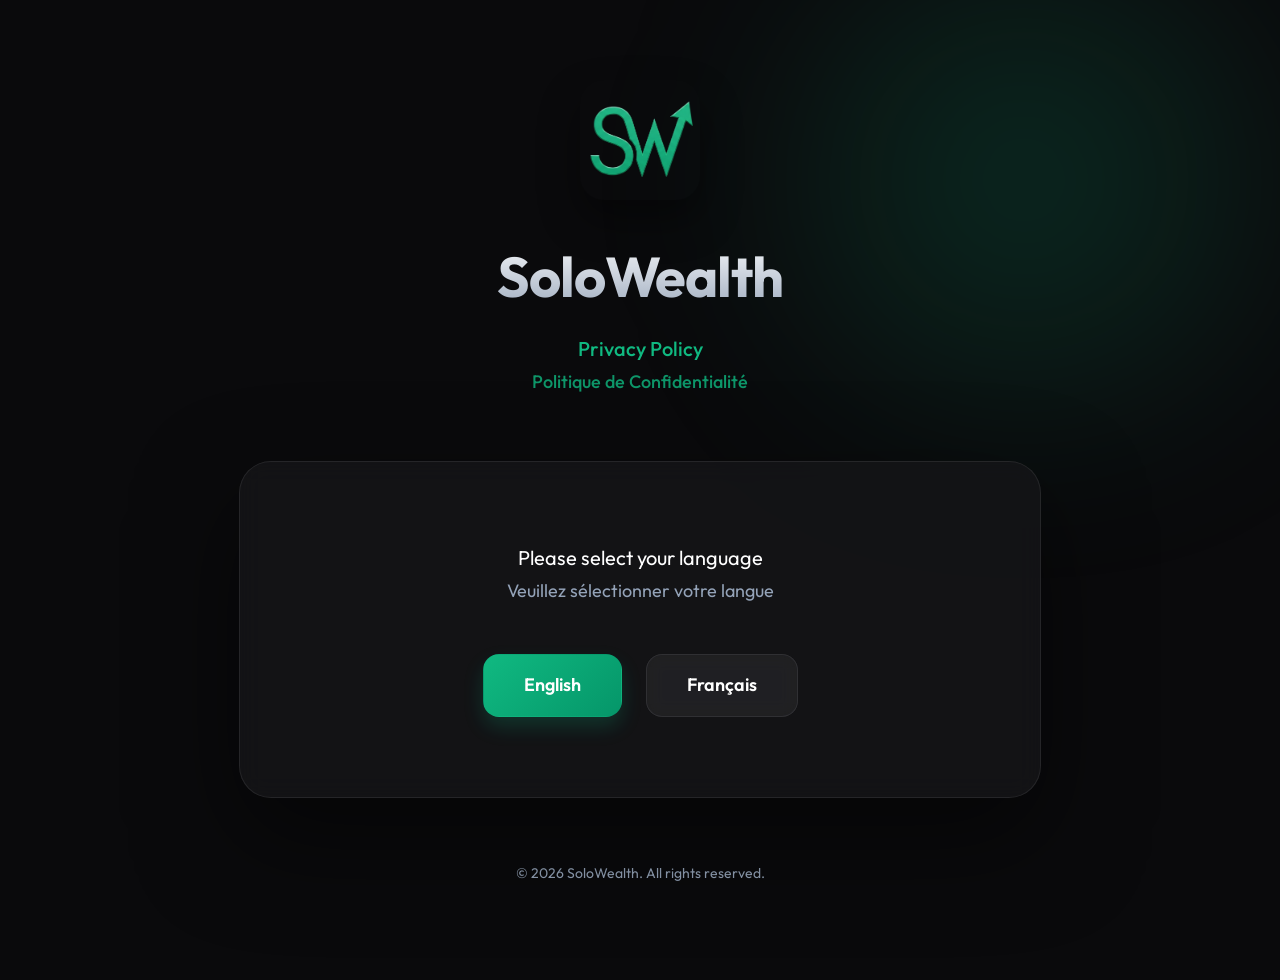
<file: index.html>
<!DOCTYPE html>
<html lang="fr">
<head>
    <meta charset="UTF-8">
    <meta name="viewport" content="width=device-width, initial-scale=1.0">
    <title>SoloWealth — Privacy Policy Selection</title>
    <meta name="description" content="Select your language for SoloWealth Privacy Policy.">
    <link rel="preconnect" href="https://fonts.googleapis.com">
    <link rel="preconnect" href="https://fonts.gstatic.com" crossorigin>
    <link href="https://fonts.googleapis.com/css2?family=Outfit:wght@300;400;600;700&display=swap" rel="stylesheet">
    <link rel="stylesheet" href="styles.css">
</head>
<body>
    <div class="background-glow"></div>
    
    <main class="container">
        <header class="header">
            <div class="logo-container">
                <img src="logo.png" alt="SoloWealth Logo" class="logo">
            </div>
            <h1>SoloWealth</h1>
            <p class="subtitle">Privacy Policy<br><span style="font-size: 0.9em; opacity: 0.8;">Politique de Confidentialité</span></p>
        </header>

        <section class="content-card" style="text-align: center; padding: 80px 40px;">
            <p style="font-size: 1.25rem; margin-bottom: 32px; color: #fff;">Please select your language<br><span style="color: var(--text-muted); font-size: 1.125rem;">Veuillez sélectionner votre langue</span></p>
            
            <div class="language-selector">
                <a href="en/index.html" class="btn btn-primary">English</a>
                <a href="fr/index.html" class="btn btn-secondary">Français</a>
            </div>
        </section>

        <footer class="page-footer">
            <p>&copy; 2026 SoloWealth. All rights reserved.</p>
        </footer>
    </main>
</body>
</html>
</file>
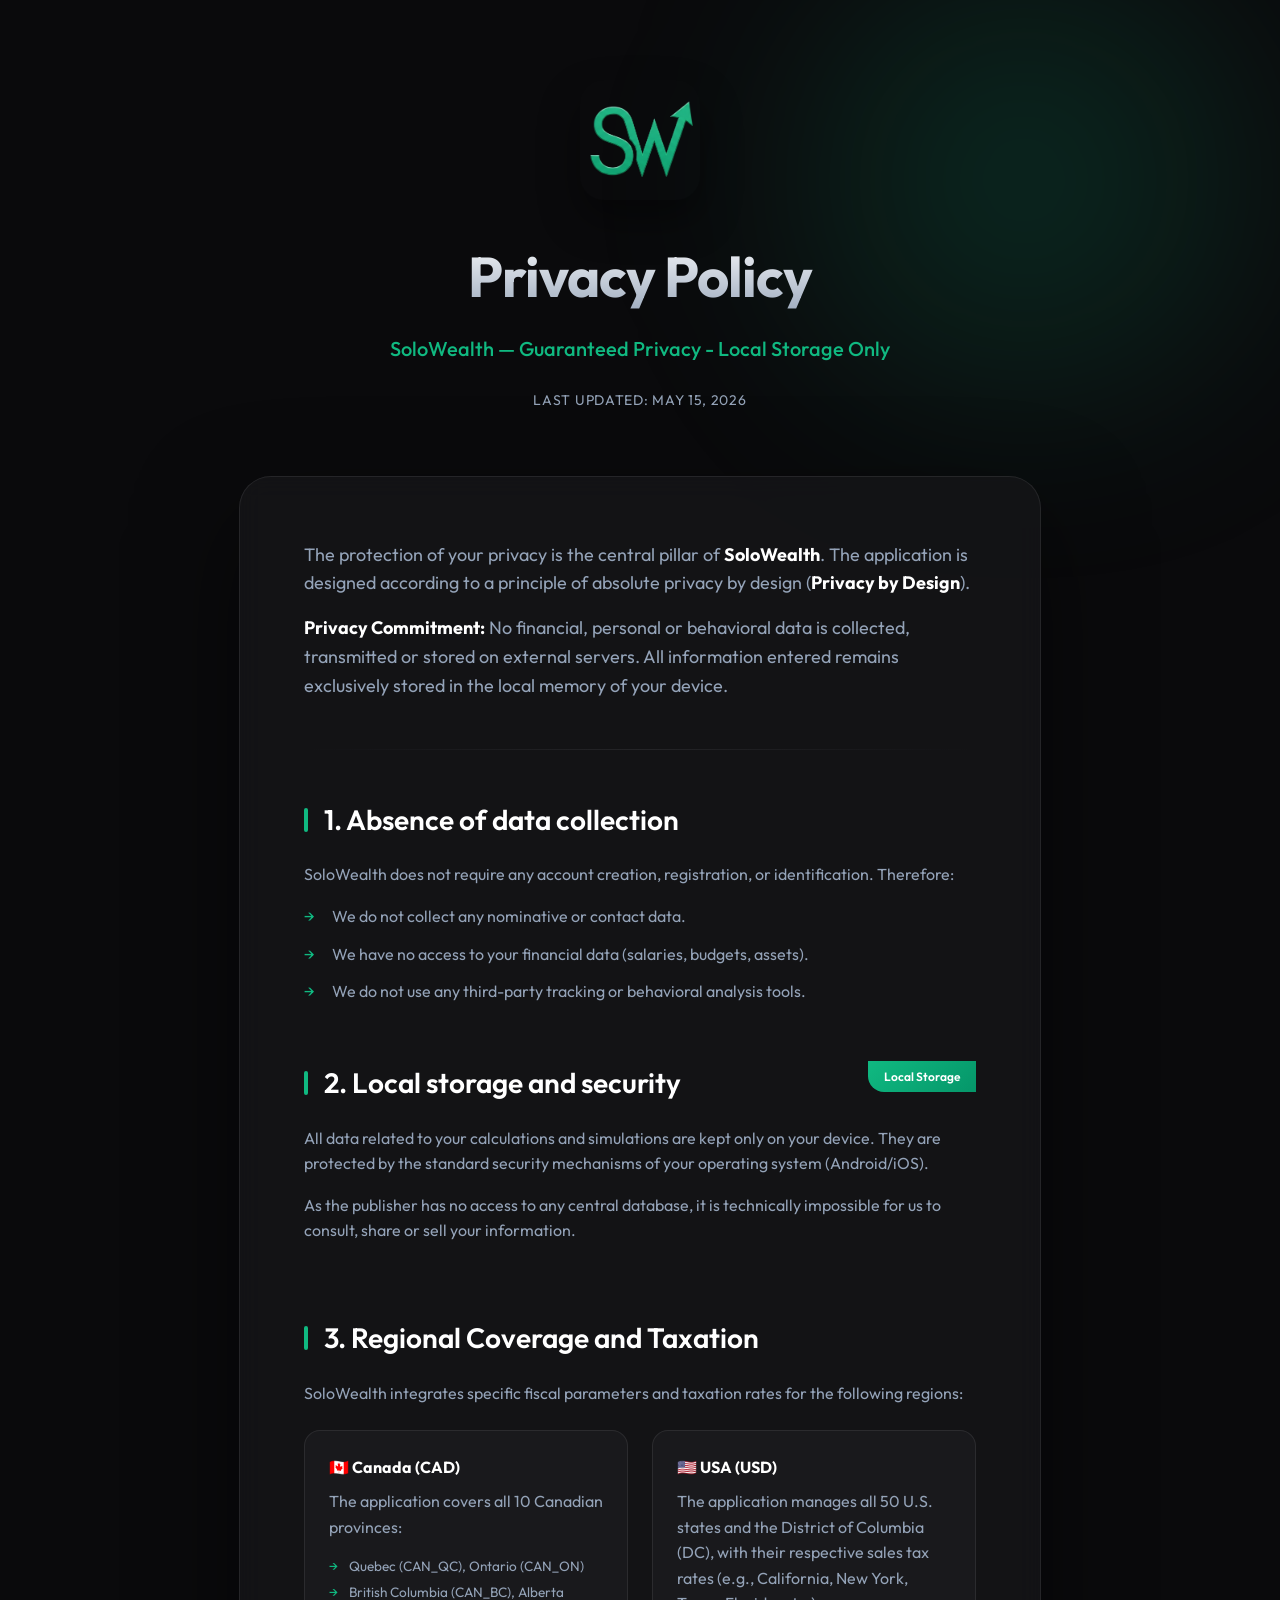
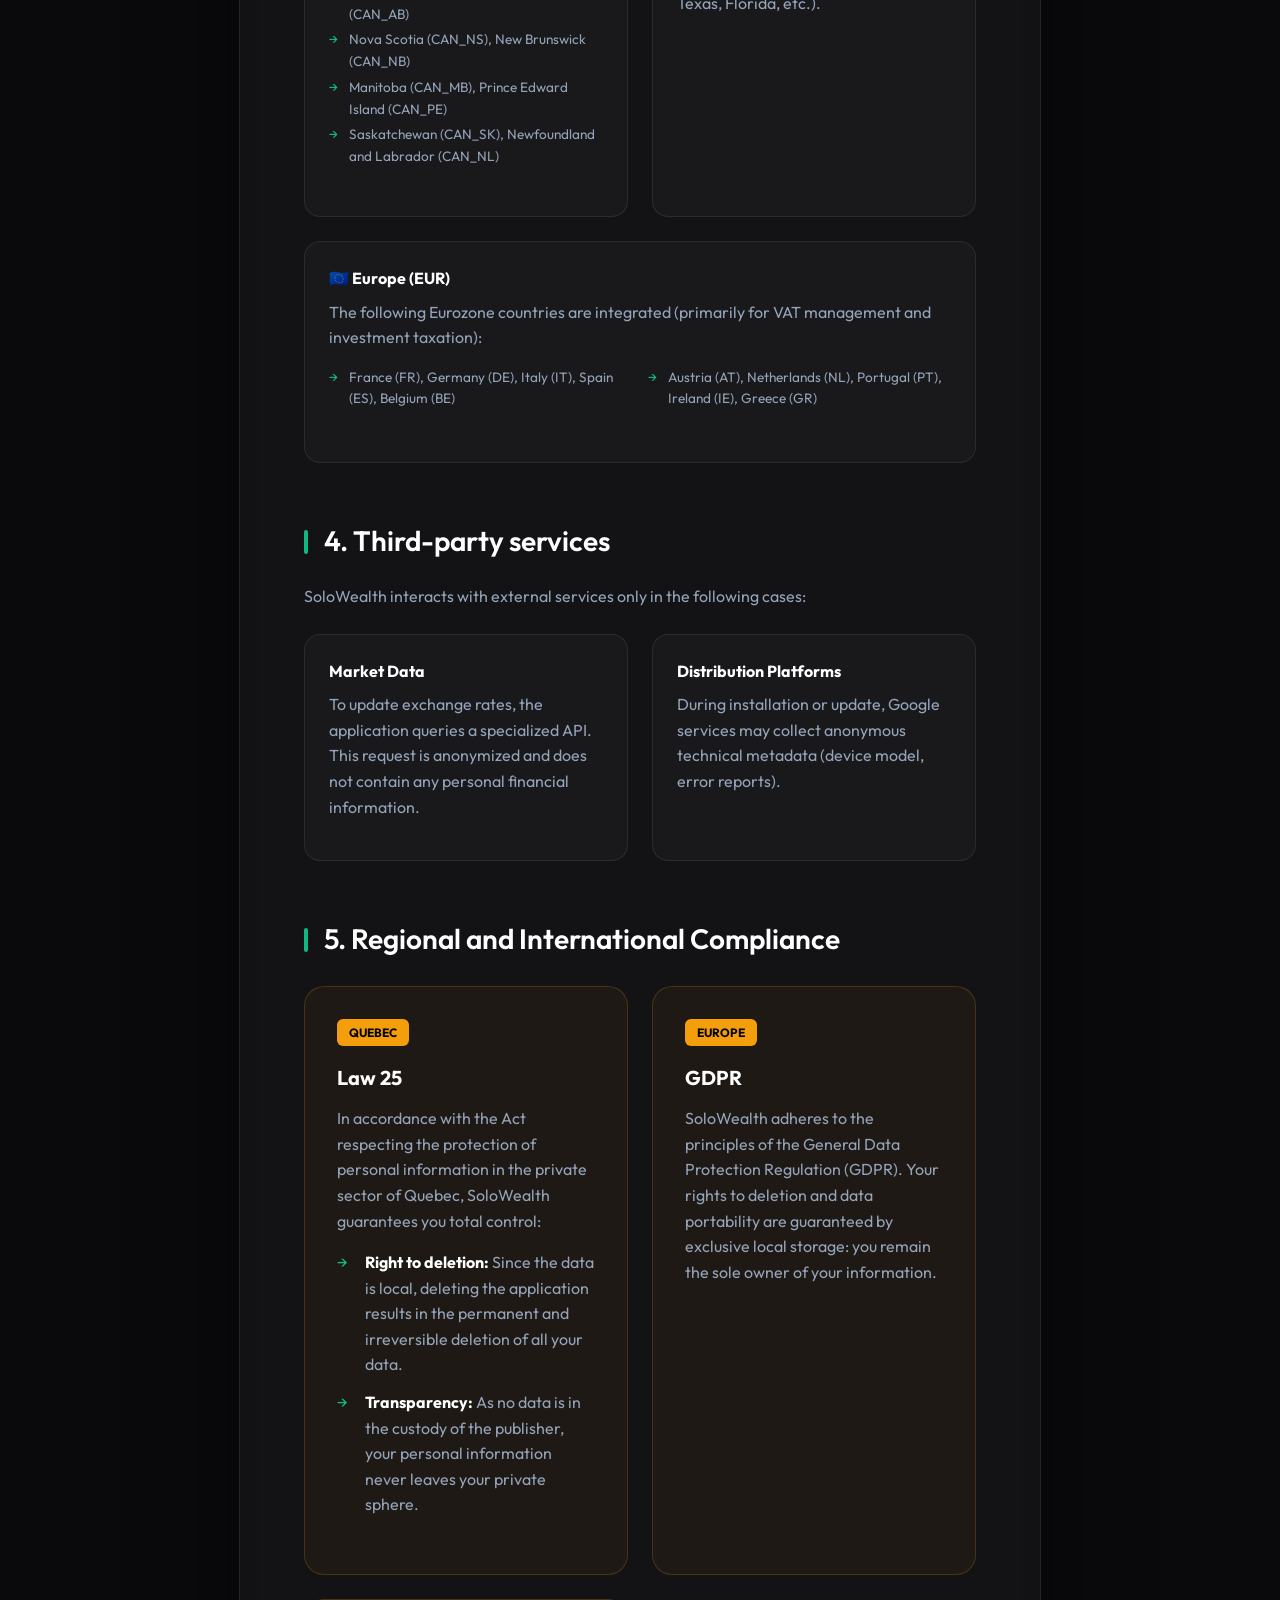
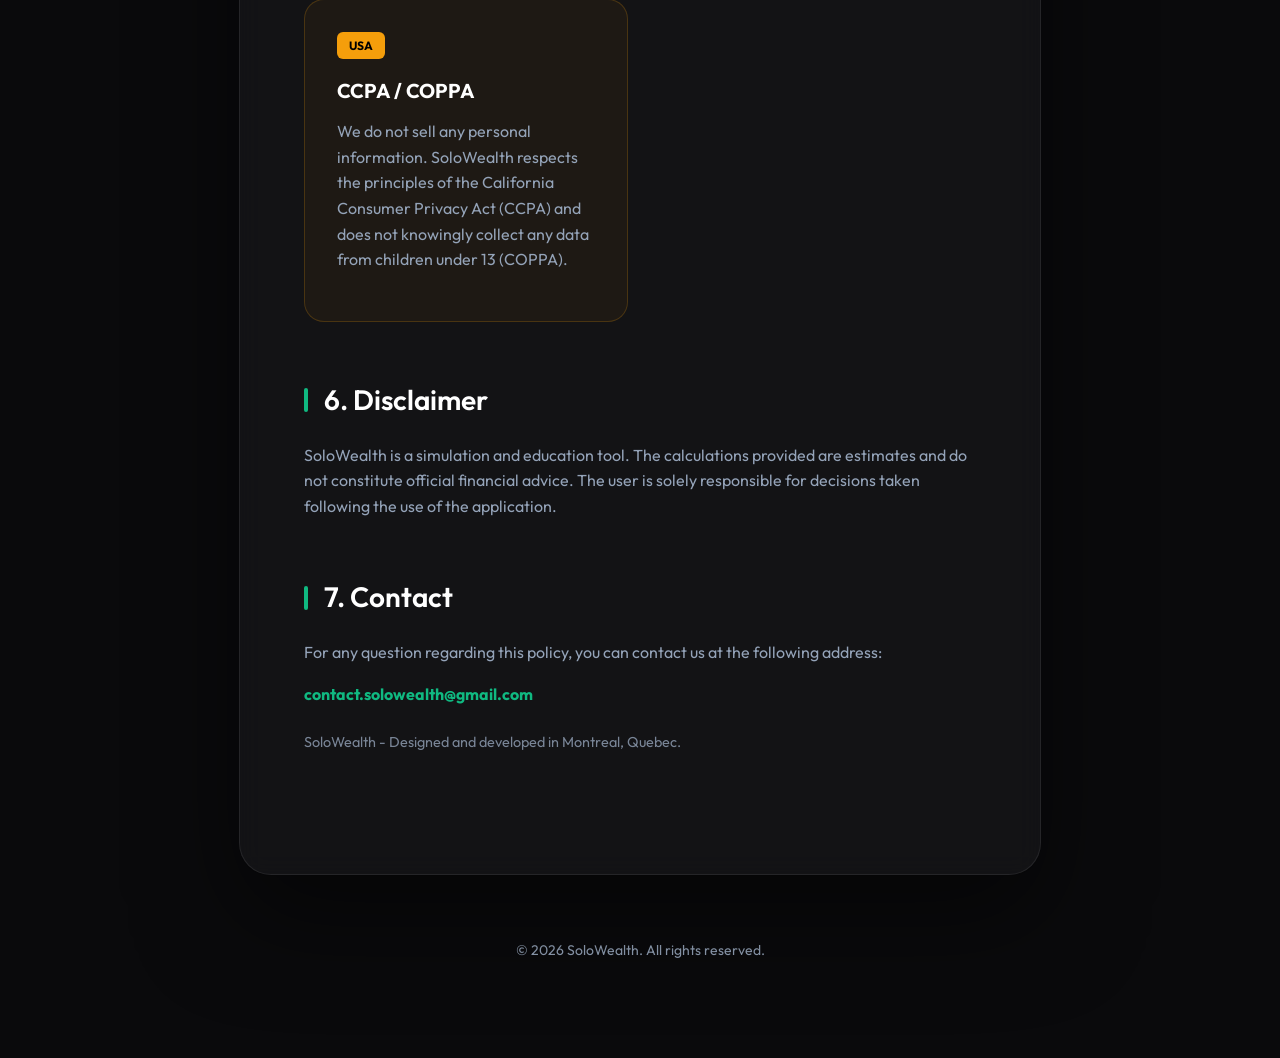
<file: en/index.html>
<!DOCTYPE html>
<html lang="en">
<head>
    <meta charset="UTF-8">
    <meta name="viewport" content="width=device-width, initial-scale=1.0">
    <title>SoloWealth — Privacy Policy</title>
    <meta name="description" content="Privacy Policy for the SoloWealth application. Privacy protection and local storage.">
    <link rel="preconnect" href="https://fonts.googleapis.com">
    <link rel="preconnect" href="https://fonts.gstatic.com" crossorigin>
    <link href="https://fonts.googleapis.com/css2?family=Outfit:wght@300;400;600;700&display=swap" rel="stylesheet">
    <link rel="stylesheet" href="../styles.css">
</head>
<body>
    <div class="background-glow"></div>
    
    <main class="container">
        <header class="header">
            <div class="logo-container">
                <img src="../logo.png" alt="SoloWealth Logo" class="logo">
            </div>
            <h1>Privacy Policy</h1>
            <p class="subtitle">SoloWealth — Guaranteed Privacy - Local Storage Only</p>
            <div class="meta">
                <span class="last-update">Last updated: May 15, 2026</span>
            </div>
        </header>

        <section class="content-card">
            <div class="intro">
                <p>The protection of your privacy is the central pillar of <strong>SoloWealth</strong>. The application is designed according to a principle of absolute privacy by design (<strong>Privacy by Design</strong>).</p>
                <p><strong>Privacy Commitment:</strong> No financial, personal or behavioral data is collected, transmitted or stored on external servers. All information entered remains exclusively stored in the local memory of your device.</p>
            </div>

            <div class="divider"></div>

            <article class="sections">
                <section id="collection">
                    <h2>1. Absence of data collection</h2>
                    <p>SoloWealth does not require any account creation, registration, or identification. Therefore:</p>
                    <ul class="bullet-list">
                        <li>We do not collect any nominative or contact data.</li>
                        <li>We have no access to your financial data (salaries, budgets, assets).</li>
                        <li>We do not use any third-party tracking or behavioral analysis tools.</li>
                    </ul>
                </section>

                <section id="storage" class="highlight-section">
                    <h2>2. Local storage and security</h2>
                    <div class="privacy-badge">Local Storage</div>
                    <p>All data related to your calculations and simulations are kept only on your device. They are protected by the standard security mechanisms of your operating system (Android/iOS).</p>
                    <p>As the publisher has no access to any central database, it is technically impossible for us to consult, share or sell your information.</p>
                </section>

                <section id="regions">
                    <h2>3. Regional Coverage and Taxation</h2>
                    <p>SoloWealth integrates specific fiscal parameters and taxation rates for the following regions:</p>
                    <div class="grid-details">
                        <div class="detail-item">
                            <h3>🇨🇦 Canada (CAD)</h3>
                            <p>The application covers all 10 Canadian provinces:</p>
                            <ul class="bullet-list mini-list">
                                <li>Quebec (CAN_QC), Ontario (CAN_ON)</li>
                                <li>British Columbia (CAN_BC), Alberta (CAN_AB)</li>
                                <li>Nova Scotia (CAN_NS), New Brunswick (CAN_NB)</li>
                                <li>Manitoba (CAN_MB), Prince Edward Island (CAN_PE)</li>
                                <li>Saskatchewan (CAN_SK), Newfoundland and Labrador (CAN_NL)</li>
                            </ul>
                        </div>
                        <div class="detail-item">
                            <h3>🇺🇸 USA (USD)</h3>
                            <p>The application manages all 50 U.S. states and the District of Columbia (DC), with their respective sales tax rates (e.g., California, New York, Texas, Florida, etc.).</p>
                        </div>
                        <div class="detail-item span-2">
                            <h3>🇪🇺 Europe (EUR)</h3>
                            <p>The following Eurozone countries are integrated (primarily for VAT management and investment taxation):</p>
                            <ul class="bullet-list grid-list">
                                <li>France (FR), Germany (DE), Italy (IT), Spain (ES), Belgium (BE)</li>
                                <li>Austria (AT), Netherlands (NL), Portugal (PT), Ireland (IE), Greece (GR)</li>
                            </ul>
                        </div>
                    </div>
                </section>

                <section id="third-party">
                    <h2>4. Third-party services</h2>
                    <p>SoloWealth interacts with external services only in the following cases:</p>
                    <div class="grid-details">
                        <div class="detail-item">
                            <h3>Market Data</h3>
                            <p>To update exchange rates, the application queries a specialized API. This request is anonymized and does not contain any personal financial information.</p>
                        </div>
                        <div class="detail-item">
                            <h3>Distribution Platforms</h3>
                            <p>During installation or update, Google services may collect anonymous technical metadata (device model, error reports).</p>
                        </div>
                    </div>
                </section>

                <section id="compliance">
                    <h2>5. Regional and International Compliance</h2>
                    <div class="compliance-grid">
                        <div class="alert-box">
                            <div class="important-tag">QUEBEC</div>
                            <h3>Law 25</h3>
                            <p>In accordance with the Act respecting the protection of personal information in the private sector of Quebec, SoloWealth guarantees you total control:</p>
                            <ul class="bullet-list">
                                <li><strong>Right to deletion:</strong> Since the data is local, deleting the application results in the permanent and irreversible deletion of all your data.</li>
                                <li><strong>Transparency:</strong> As no data is in the custody of the publisher, your personal information never leaves your private sphere.</li>
                            </ul>
                        </div>

                        <div class="alert-box">
                            <div class="important-tag">EUROPE</div>
                            <h3>GDPR</h3>
                            <p>SoloWealth adheres to the principles of the General Data Protection Regulation (GDPR). Your rights to deletion and data portability are guaranteed by exclusive local storage: you remain the sole owner of your information.</p>
                        </div>

                        <div class="alert-box">
                            <div class="important-tag">USA</div>
                            <h3>CCPA / COPPA</h3>
                            <p>We do not sell any personal information. SoloWealth respects the principles of the California Consumer Privacy Act (CCPA) and does not knowingly collect any data from children under 13 (COPPA).</p>
                        </div>
                    </div>
                </section>

                <section id="disclaimer">
                    <h2>6. Disclaimer</h2>
                    <p>SoloWealth is a simulation and education tool. The calculations provided are estimates and do not constitute official financial advice. The user is solely responsible for decisions taken following the use of the application.</p>
                </section>

                <section id="contact">
                    <h2>7. Contact</h2>
                    <p>For any question regarding this policy, you can contact us at the following address:</p>
                    <p><strong><a href="mailto:contact.solowealth@gmail.com?subject=[SoloWealth-PrivacyPolicy]" class="email-link">contact.solowealth@gmail.com</a></strong></p>
                    <p style="margin-top: 24px; font-size: 0.9em; opacity: 0.8;">SoloWealth - Designed and developed in Montreal, Quebec.</p>
                </section>
            </article>
        </section>

        <footer class="page-footer">
            <p>&copy; 2026 SoloWealth. All rights reserved.</p>
        </footer>
    </main>

    <script>
        // Smooth scrolling and simple intersection observer for reveal effects
        document.querySelectorAll('a[href^="#"]').forEach(anchor => {
            anchor.addEventListener('click', function (e) {
                e.preventDefault();
                document.querySelector(this.getAttribute('href')).scrollIntoView({
                    behavior: 'smooth'
                });
            });
        });

        const observer = new IntersectionObserver((entries) => {
            entries.forEach(entry => {
                if (entry.isIntersecting) {
                    entry.target.classList.add('visible');
                }
            });
        }, { threshold: 0.1 });

        document.querySelectorAll('section').forEach(section => {
            observer.observe(section);
        });
    </script>
</body>
</html>
</file>
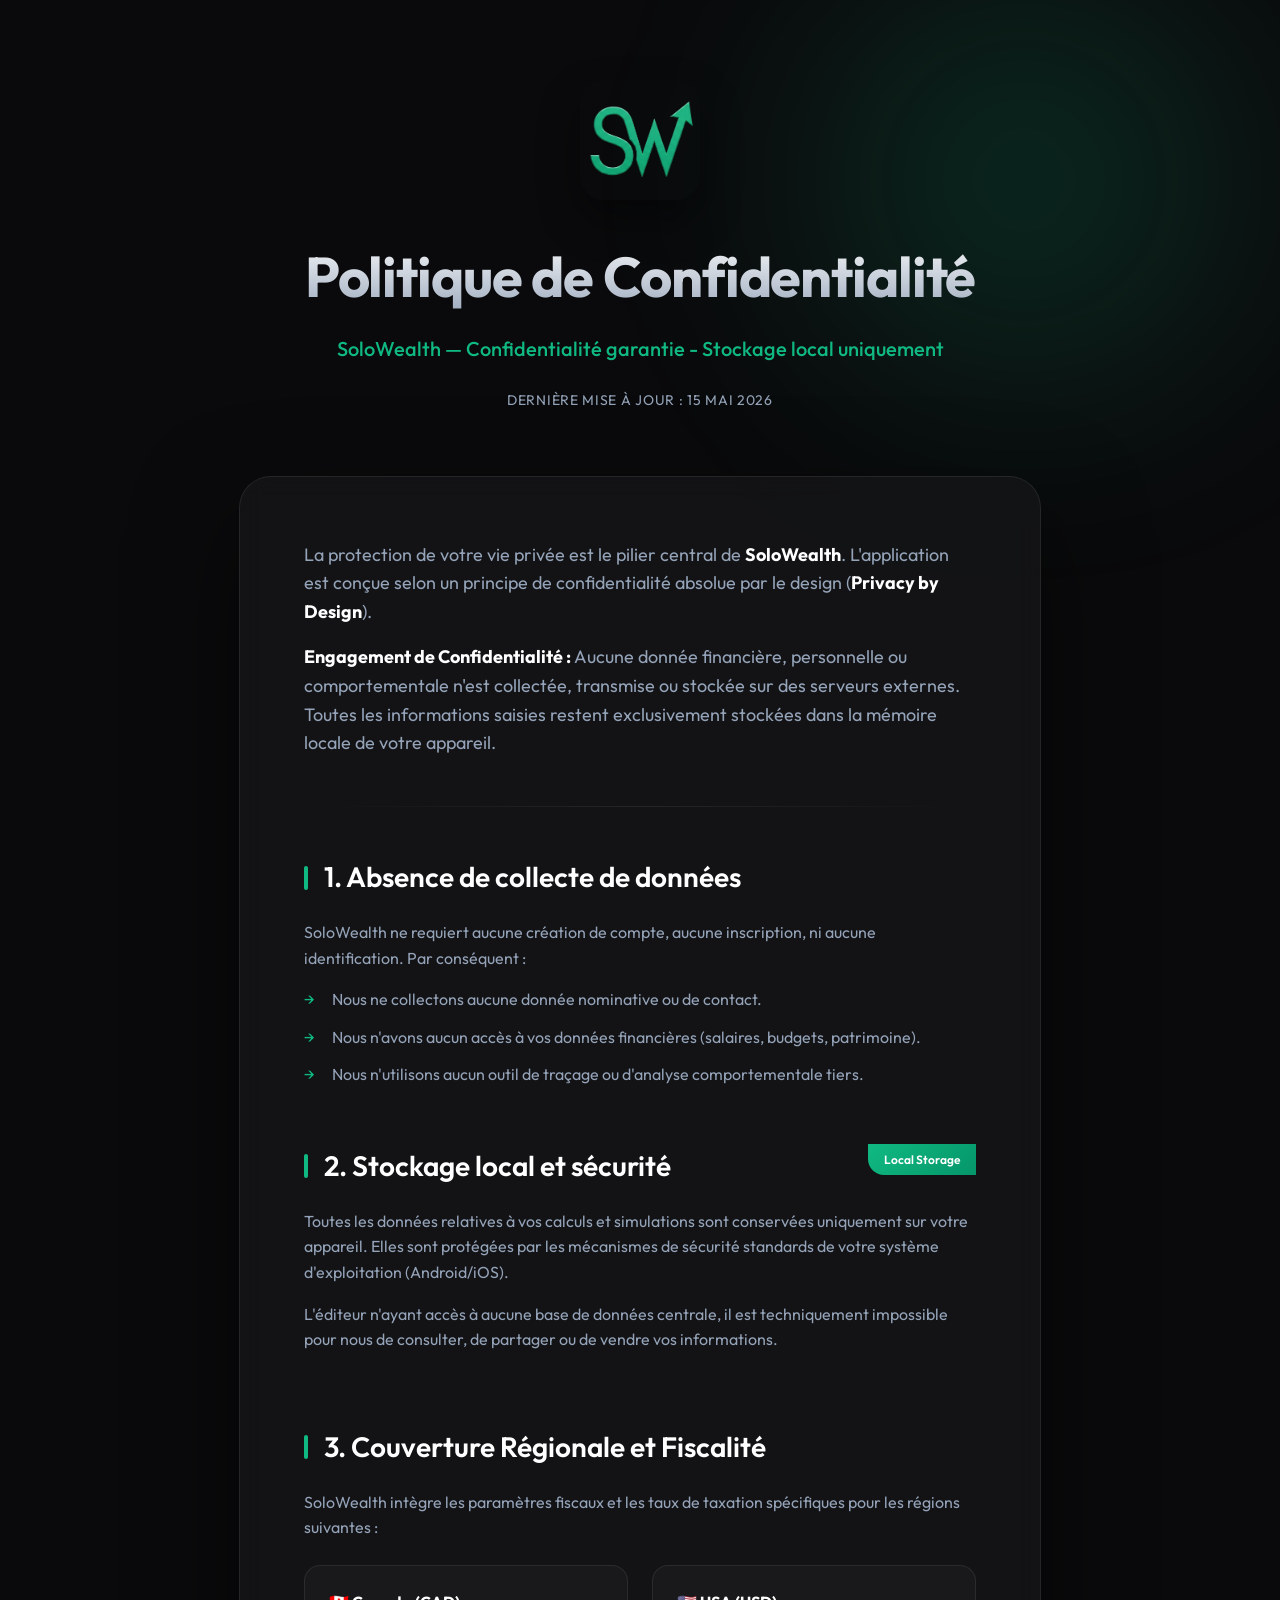
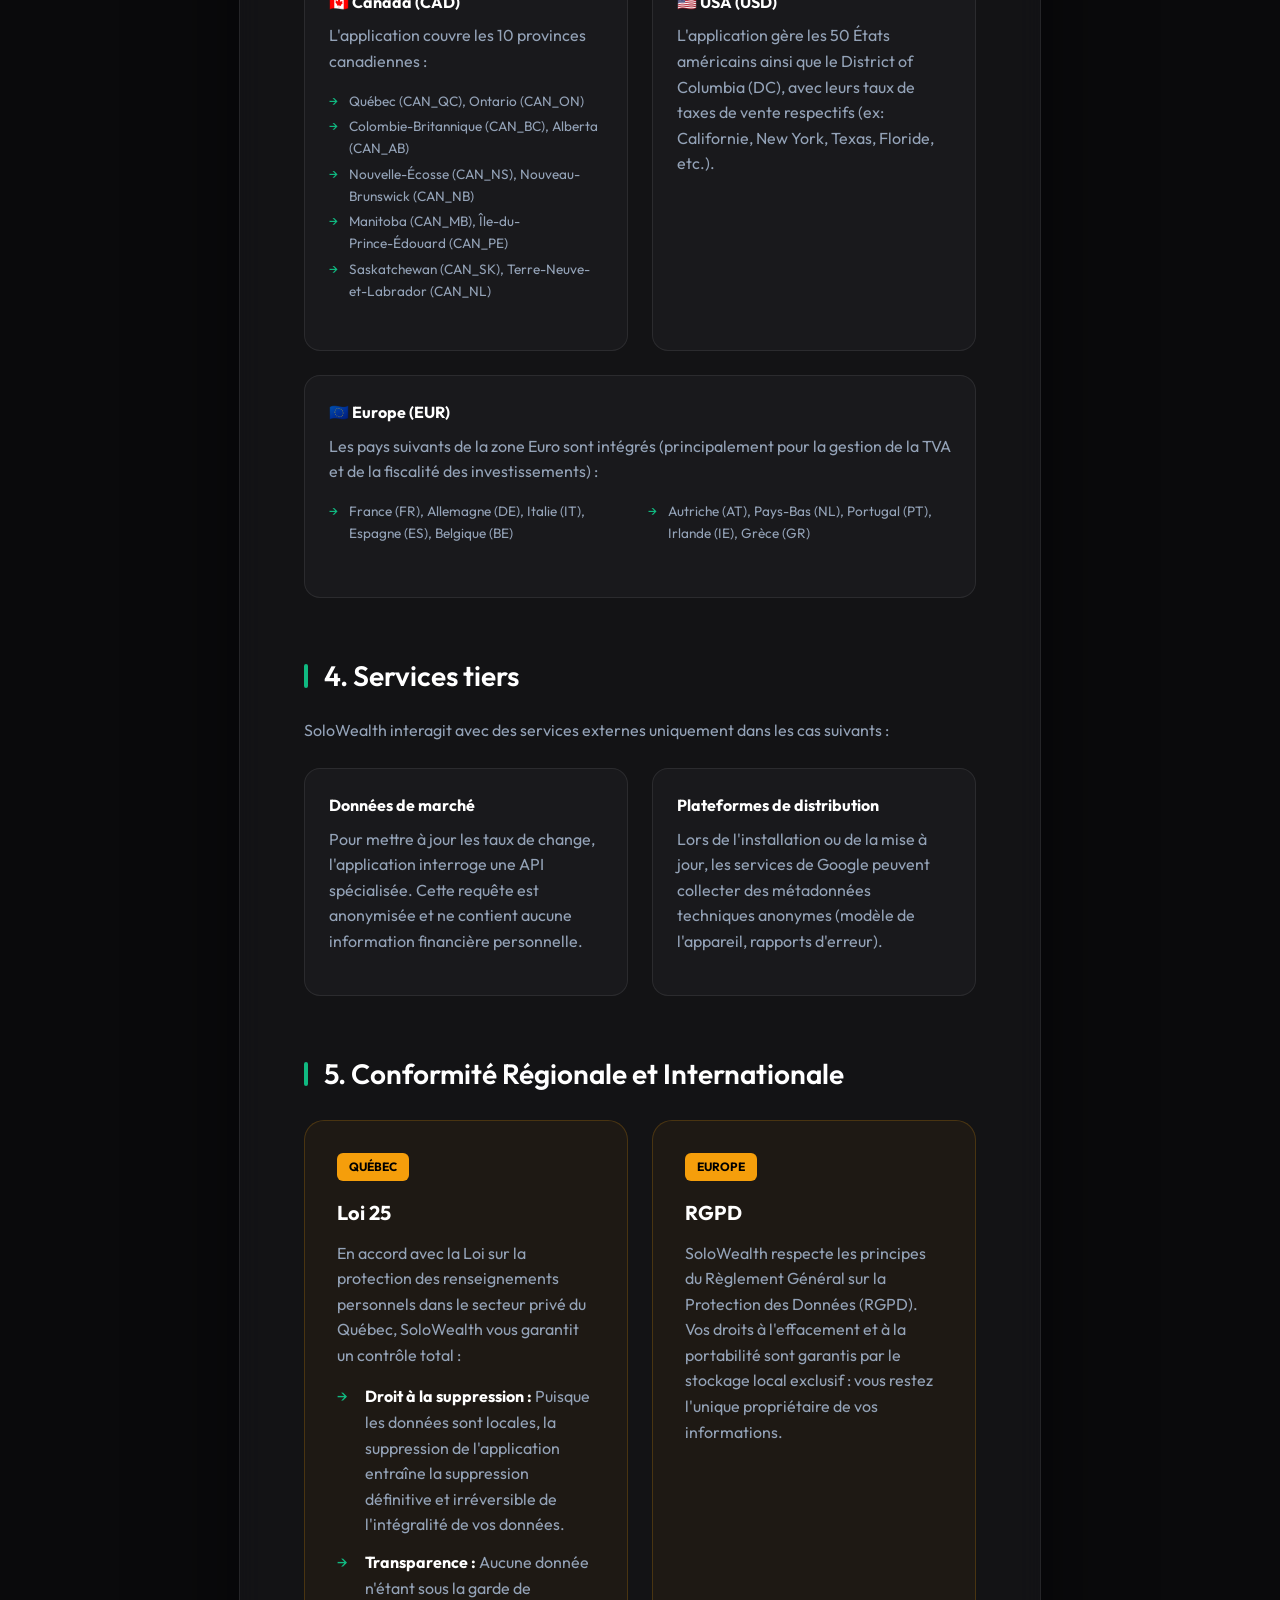
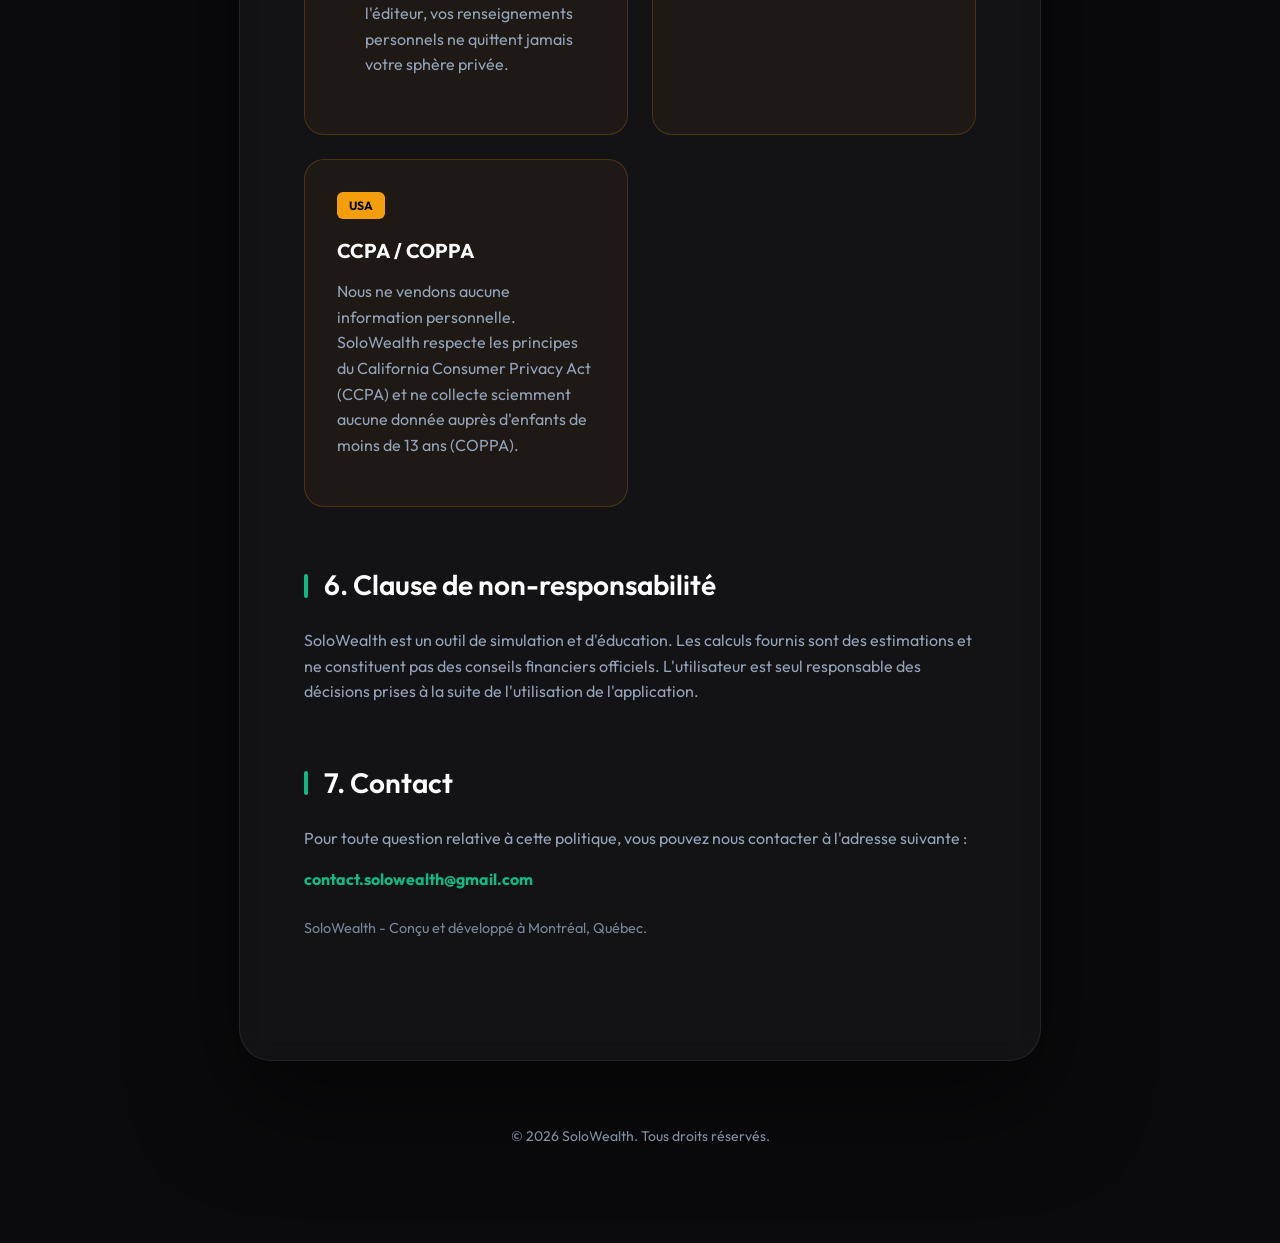
<file: fr/index.html>
<!DOCTYPE html>
<html lang="fr">
<head>
    <meta charset="UTF-8">
    <meta name="viewport" content="width=device-width, initial-scale=1.0">
    <title>SoloWealth — Politique de Confidentialité</title>
    <meta name="description" content="Politique de Confidentialité de l'application SoloWealth. Protection de la vie privée et stockage local.">
    <link rel="preconnect" href="https://fonts.googleapis.com">
    <link rel="preconnect" href="https://fonts.gstatic.com" crossorigin>
    <link href="https://fonts.googleapis.com/css2?family=Outfit:wght@300;400;600;700&display=swap" rel="stylesheet">
    <link rel="stylesheet" href="../styles.css">
</head>
<body>
    <div class="background-glow"></div>
    
    <main class="container">
        <header class="header">
            <div class="logo-container">
                <img src="../logo.png" alt="SoloWealth Logo" class="logo">
            </div>
            <h1>Politique de Confidentialité</h1>
            <p class="subtitle">SoloWealth — Confidentialité garantie - Stockage local uniquement</p>
            <div class="meta">
                <span class="last-update">Dernière mise à jour : 15 mai 2026</span>
            </div>
        </header>

        <section class="content-card">
            <div class="intro">
                <p>La protection de votre vie privée est le pilier central de <strong>SoloWealth</strong>. L'application est conçue selon un principe de confidentialité absolue par le design (<strong>Privacy by Design</strong>).</p>
                <p><strong>Engagement de Confidentialité :</strong> Aucune donnée financière, personnelle ou comportementale n'est collectée, transmise ou stockée sur des serveurs externes. Toutes les informations saisies restent exclusivement stockées dans la mémoire locale de votre appareil.</p>
            </div>

            <div class="divider"></div>

            <article class="sections">
                <section id="collecte">
                    <h2>1. Absence de collecte de données</h2>
                    <p>SoloWealth ne requiert aucune création de compte, aucune inscription, ni aucune identification. Par conséquent :</p>
                    <ul class="bullet-list">
                        <li>Nous ne collectons aucune donnée nominative ou de contact.</li>
                        <li>Nous n'avons aucun accès à vos données financières (salaires, budgets, patrimoine).</li>
                        <li>Nous n'utilisons aucun outil de traçage ou d'analyse comportementale tiers.</li>
                    </ul>
                </section>

                <section id="stockage" class="highlight-section">
                    <h2>2. Stockage local et sécurité</h2>
                    <div class="privacy-badge">Local Storage</div>
                    <p>Toutes les données relatives à vos calculs et simulations sont conservées uniquement sur votre appareil. Elles sont protégées par les mécanismes de sécurité standards de votre système d'exploitation (Android/iOS).</p>
                    <p>L'éditeur n'ayant accès à aucune base de données centrale, il est techniquement impossible pour nous de consulter, de partager ou de vendre vos informations.</p>
                </section>

                <section id="regions">
                    <h2>3. Couverture Régionale et Fiscalité</h2>
                    <p>SoloWealth intègre les paramètres fiscaux et les taux de taxation spécifiques pour les régions suivantes :</p>
                    <div class="grid-details">
                        <div class="detail-item">
                            <h3>🇨🇦 Canada (CAD)</h3>
                            <p>L'application couvre les 10 provinces canadiennes :</p>
                            <ul class="bullet-list mini-list">
                                <li>Québec (CAN_QC), Ontario (CAN_ON)</li>
                                <li>Colombie-Britannique (CAN_BC), Alberta (CAN_AB)</li>
                                <li>Nouvelle-Écosse (CAN_NS), Nouveau-Brunswick (CAN_NB)</li>
                                <li>Manitoba (CAN_MB), Île-du-Prince-Édouard (CAN_PE)</li>
                                <li>Saskatchewan (CAN_SK), Terre-Neuve-et-Labrador (CAN_NL)</li>
                            </ul>
                        </div>
                        <div class="detail-item">
                            <h3>🇺🇸 USA (USD)</h3>
                            <p>L'application gère les 50 États américains ainsi que le District of Columbia (DC), avec leurs taux de taxes de vente respectifs (ex: Californie, New York, Texas, Floride, etc.).</p>
                        </div>
                        <div class="detail-item span-2">
                            <h3>🇪🇺 Europe (EUR)</h3>
                            <p>Les pays suivants de la zone Euro sont intégrés (principalement pour la gestion de la TVA et de la fiscalité des investissements) :</p>
                            <ul class="bullet-list grid-list">
                                <li>France (FR), Allemagne (DE), Italie (IT), Espagne (ES), Belgique (BE)</li>
                                <li>Autriche (AT), Pays-Bas (NL), Portugal (PT), Irlande (IE), Grèce (GR)</li>
                            </ul>
                        </div>
                    </div>
                </section>

                <section id="tiers">
                    <h2>4. Services tiers</h2>
                    <p>SoloWealth interagit avec des services externes uniquement dans les cas suivants :</p>
                    <div class="grid-details">
                        <div class="detail-item">
                            <h3>Données de marché</h3>
                            <p>Pour mettre à jour les taux de change, l'application interroge une API spécialisée. Cette requête est anonymisée et ne contient aucune information financière personnelle.</p>
                        </div>
                        <div class="detail-item">
                            <h3>Plateformes de distribution</h3>
                            <p>Lors de l'installation ou de la mise à jour, les services de Google peuvent collecter des métadonnées techniques anonymes (modèle de l'appareil, rapports d'erreur).</p>
                        </div>
                    </div>
                </section>

                <section id="compliance">
                    <h2>5. Conformité Régionale et Internationale</h2>
                    <div class="compliance-grid">
                        <div class="alert-box">
                            <div class="important-tag">QUÉBEC</div>
                            <h3>Loi 25</h3>
                            <p>En accord avec la Loi sur la protection des renseignements personnels dans le secteur privé du Québec, SoloWealth vous garantit un contrôle total :</p>
                            <ul class="bullet-list">
                                <li><strong>Droit à la suppression :</strong> Puisque les données sont locales, la suppression de l'application entraîne la suppression définitive et irréversible de l'intégralité de vos données.</li>
                                <li><strong>Transparence :</strong> Aucune donnée n'étant sous la garde de l'éditeur, vos renseignements personnels ne quittent jamais votre sphère privée.</li>
                            </ul>
                        </div>

                        <div class="alert-box">
                            <div class="important-tag">EUROPE</div>
                            <h3>RGPD</h3>
                            <p>SoloWealth respecte les principes du Règlement Général sur la Protection des Données (RGPD). Vos droits à l'effacement et à la portabilité sont garantis par le stockage local exclusif : vous restez l'unique propriétaire de vos informations.</p>
                        </div>

                        <div class="alert-box">
                            <div class="important-tag">USA</div>
                            <h3>CCPA / COPPA</h3>
                            <p>Nous ne vendons aucune information personnelle. SoloWealth respecte les principes du California Consumer Privacy Act (CCPA) et ne collecte sciemment aucune donnée auprès d'enfants de moins de 13 ans (COPPA).</p>
                        </div>
                    </div>
                </section>

                <section id="responsabilite">
                    <h2>6. Clause de non-responsabilité</h2>
                    <p>SoloWealth est un outil de simulation et d'éducation. Les calculs fournis sont des estimations et ne constituent pas des conseils financiers officiels. L'utilisateur est seul responsable des décisions prises à la suite de l'utilisation de l'application.</p>
                </section>

                <section id="contact">
                    <h2>7. Contact</h2>
                    <p>Pour toute question relative à cette politique, vous pouvez nous contacter à l'adresse suivante :</p>
                    <p><strong><a href="mailto:contact.solowealth@gmail.com?subject=[SoloWealth-PrivacyPolicy]" class="email-link">contact.solowealth@gmail.com</a></strong></p>
                    <p style="margin-top: 24px; font-size: 0.9em; opacity: 0.8;">SoloWealth - Conçu et développé à Montréal, Québec.</p>
                </section>
            </article>
        </section>

        <footer class="page-footer">
            <p>&copy; 2026 SoloWealth. Tous droits réservés.</p>
        </footer>
    </main>

    <script>
        // Smooth scrolling and simple intersection observer for reveal effects
        document.querySelectorAll('a[href^="#"]').forEach(anchor => {
            anchor.addEventListener('click', function (e) {
                e.preventDefault();
                document.querySelector(this.getAttribute('href')).scrollIntoView({
                    behavior: 'smooth'
                });
            });
        });

        const observer = new IntersectionObserver((entries) => {
            entries.forEach(entry => {
                if (entry.isIntersecting) {
                    entry.target.classList.add('visible');
                }
            });
        }, { threshold: 0.1 });

        document.querySelectorAll('section').forEach(section => {
            observer.observe(section);
        });
    </script>
</body>
</html>
</file>
<file: styles.css>
:root {
    --primary: #10b981; /* Emerald Green */
    --primary-glow: rgba(16, 185, 129, 0.2);
    --gold: #f59e0b;
    --bg-dark: #0a0a0c;
    --card-bg: rgba(23, 23, 26, 0.7);
    --text-main: #e2e8f0;
    --text-muted: #94a3b8;
    --border: rgba(255, 255, 255, 0.08);
    --accent-gradient: linear-gradient(135deg, #10b981 0%, #059669 100%);
    --font-family: 'Outfit', sans-serif;
}

* {
    margin: 0;
    padding: 0;
    box-sizing: border-box;
}

body {
    background-color: var(--bg-dark);
    color: var(--text-main);
    font-family: var(--font-family);
    line-height: 1.6;
    overflow-x: hidden;
    -webkit-font-smoothing: antialiased;
}

/* Background Effects */
.background-glow {
    position: fixed;
    top: -10%;
    right: -10%;
    width: 60%;
    height: 60%;
    background: radial-gradient(circle, var(--primary-glow) 0%, transparent 70%);
    z-index: -1;
    filter: blur(80px);
    pointer-events: none;
}

.container {
    max-width: 850px;
    margin: 0 auto;
    padding: 80px 24px;
}

/* Header Styles */
.header {
    text-align: center;
    margin-bottom: 64px;
    animation: fadeInDown 0.8s ease-out;
}

.logo-container {
    margin-bottom: 24px;
}

.logo {
    width: 120px;
    height: auto;
    border-radius: 24px;
    box-shadow: 0 20px 40px rgba(0, 0, 0, 0.4);
}

h1 {
    font-size: 3.5rem;
    font-weight: 700;
    letter-spacing: -0.02em;
    background: linear-gradient(to bottom, #fff, #94a3b8);
    -webkit-background-clip: text;
    -webkit-text-fill-color: transparent;
    margin-bottom: 12px;
}

.subtitle {
    font-size: 1.25rem;
    color: var(--primary);
    font-weight: 500;
    margin-bottom: 24px;
}

.meta {
    font-size: 0.875rem;
    color: var(--text-muted);
    text-transform: uppercase;
    letter-spacing: 0.05em;
}

/* Content Card */
.content-card {
    background: var(--card-bg);
    backdrop-filter: blur(12px);
    -webkit-backdrop-filter: blur(12px);
    border: 1px solid var(--border);
    border-radius: 32px;
    padding: 64px;
    box-shadow: 0 40px 100px rgba(0, 0, 0, 0.5);
    animation: fadeInUp 1s ease-out;
}

.intro {
    font-size: 1.125rem;
    color: var(--text-main);
    margin-bottom: 48px;
}

.divider {
    height: 1px;
    background: linear-gradient(to right, transparent, var(--border), transparent);
    margin: 48px 0;
}

/* Sections */
article.sections section {
    margin-bottom: 56px;
    opacity: 0;
    transform: translateY(20px);
    transition: all 0.6s ease-out;
}

article.sections section.visible {
    opacity: 1;
    transform: translateY(0);
}

h2 {
    font-size: 1.75rem;
    font-weight: 600;
    margin-bottom: 20px;
    color: #fff;
    display: flex;
    align-items: center;
}

h2::before {
    content: '';
    display: inline-block;
    width: 4px;
    height: 24px;
    background: var(--primary);
    margin-right: 16px;
    border-radius: 4px;
}

p {
    margin-bottom: 16px;
    color: var(--text-muted);
}

strong {
    color: #fff;
}

ul {
    list-style: none;
    margin-bottom: 24px;
}

ul li {
    padding-left: 28px;
    position: relative;
    margin-bottom: 12px;
    color: var(--text-muted);
}

ul li::before {
    content: '→';
    position: absolute;
    left: 0;
    color: var(--primary);
}

/* Alert Box */
.alert-box {
    background: rgba(245, 158, 11, 0.05);
    border: 1px solid rgba(245, 158, 11, 0.2);
    border-radius: 20px;
    padding: 32px;
}

.important-tag {
    display: inline-block;
    background: var(--gold);
    color: #000;
    font-weight: 700;
    font-size: 0.75rem;
    padding: 4px 12px;
    border-radius: 6px;
    margin-bottom: 16px;
}

/* Grid Details */
.grid-details {
    display: grid;
    grid-template-columns: 1fr 1fr;
    gap: 24px;
    margin-top: 24px;
}

.detail-item {
    background: rgba(255, 255, 255, 0.03);
    padding: 24px;
    border-radius: 16px;
    border: 1px solid var(--border);
}

.span-2 {
    grid-column: span 2;
}

.compliance-grid {
    display: grid;
    grid-template-columns: repeat(auto-fit, minmax(320px, 1fr));
    gap: 24px;
    margin-top: 24px;
}

.alert-box h3 {
    font-size: 1.25rem;
    color: #fff;
    margin-bottom: 12px;
}

.detail-item h3 {
    font-size: 1rem;
    color: #fff;
    margin-bottom: 8px;
}

.mini-list {
    font-size: 0.85rem;
    margin-top: 12px;
}

.mini-list li {
    margin-bottom: 4px;
    padding-left: 20px;
}

.grid-list {
    display: grid;
    grid-template-columns: 1fr 1fr;
    gap: 0 16px;
    font-size: 0.85rem;
    margin-top: 12px;
}

.grid-list li {
    margin-bottom: 4px;
    padding-left: 20px;
}

/* Highlight Section */
.highlight-section {
    position: relative;
    overflow: hidden;
}

.privacy-badge {
    position: absolute;
    top: 0;
    right: 0;
    background: var(--accent-gradient);
    color: white;
    padding: 6px 16px;
    border-radius: 0 0 0 16px;
    font-size: 0.75rem;
    font-weight: 600;
    z-index: 10;
}

/* Footer */
.page-footer {
    text-align: center;
    margin-top: 64px;
    color: var(--text-muted);
    font-size: 0.875rem;
}

/* Animations */
@keyframes fadeInDown {
    from { opacity: 0; transform: translateY(-30px); }
    to { opacity: 1; transform: translateY(0); }
}

@keyframes fadeInUp {
    from { opacity: 0; transform: translateY(40px); }
    to { opacity: 1; transform: translateY(0); }
}

/* Responsive */
@media (max-width: 768px) {
    .container {
        padding: 40px 20px;
    }
    
    h1 {
        font-size: 2.5rem;
    }
    
    .content-card {
        padding: 32px;
    }
    
    .grid-details {
        grid-template-columns: 1fr;
    }
    
    .span-2 {
        grid-column: span 1;
    }
    
    .grid-list {
        grid-template-columns: 1fr;
    }

    .privacy-badge {
        position: relative;
        top: auto;
        right: auto;
        display: inline-block;
        margin-bottom: 16px;
        border-radius: 8px;
    }

    .highlight-section {
        display: flex;
        flex-direction: column;
    }

    .highlight-section h2 {
        order: 1;
    }

    .privacy-badge {
        order: 2;
        align-self: flex-start;
        margin-top: -8px; /* Slightly closer to the title */
        margin-bottom: 16px;
    }

    .highlight-section .grid-details, 
    .highlight-section .privacy-footer,
    .highlight-section p {
        order: 3;
    }
}
/* Language Selector & Buttons */
.language-selector {
    display: flex;
    justify-content: center;
    gap: 24px;
    margin-top: 48px;
}

.btn {
    display: inline-block;
    padding: 16px 40px;
    border-radius: 16px;
    font-weight: 600;
    text-decoration: none;
    transition: all 0.3s cubic-bezier(0.4, 0, 0.2, 1);
    font-size: 1.125rem;
    border: 1px solid transparent;
    cursor: pointer;
}

.btn-primary {
    background: var(--accent-gradient);
    color: #fff;
    box-shadow: 0 10px 20px var(--primary-glow);
}

.btn-primary:hover {
    transform: translateY(-4px);
    box-shadow: 0 15px 30px var(--primary-glow);
    filter: brightness(1.1);
}

.btn-secondary {
    background: rgba(255, 255, 255, 0.05);
    color: #fff;
    border: 1px solid var(--border);
    backdrop-filter: blur(8px);
}

.btn-secondary:hover {
    background: rgba(255, 255, 255, 0.1);
    transform: translateY(-4px);
    border-color: var(--primary);
}

@media (max-width: 480px) {
    .language-selector {
        flex-direction: column;
        align-items: stretch;
    }
    
    .btn {
        text-align: center;
    }
}

.email-link {
    color: var(--primary);
    text-decoration: none;
    transition: all 0.2s ease;
    border-bottom: 1px solid transparent;
}

.email-link:hover {
    color: #fff;
    border-bottom-color: var(--primary);
}
</file>
